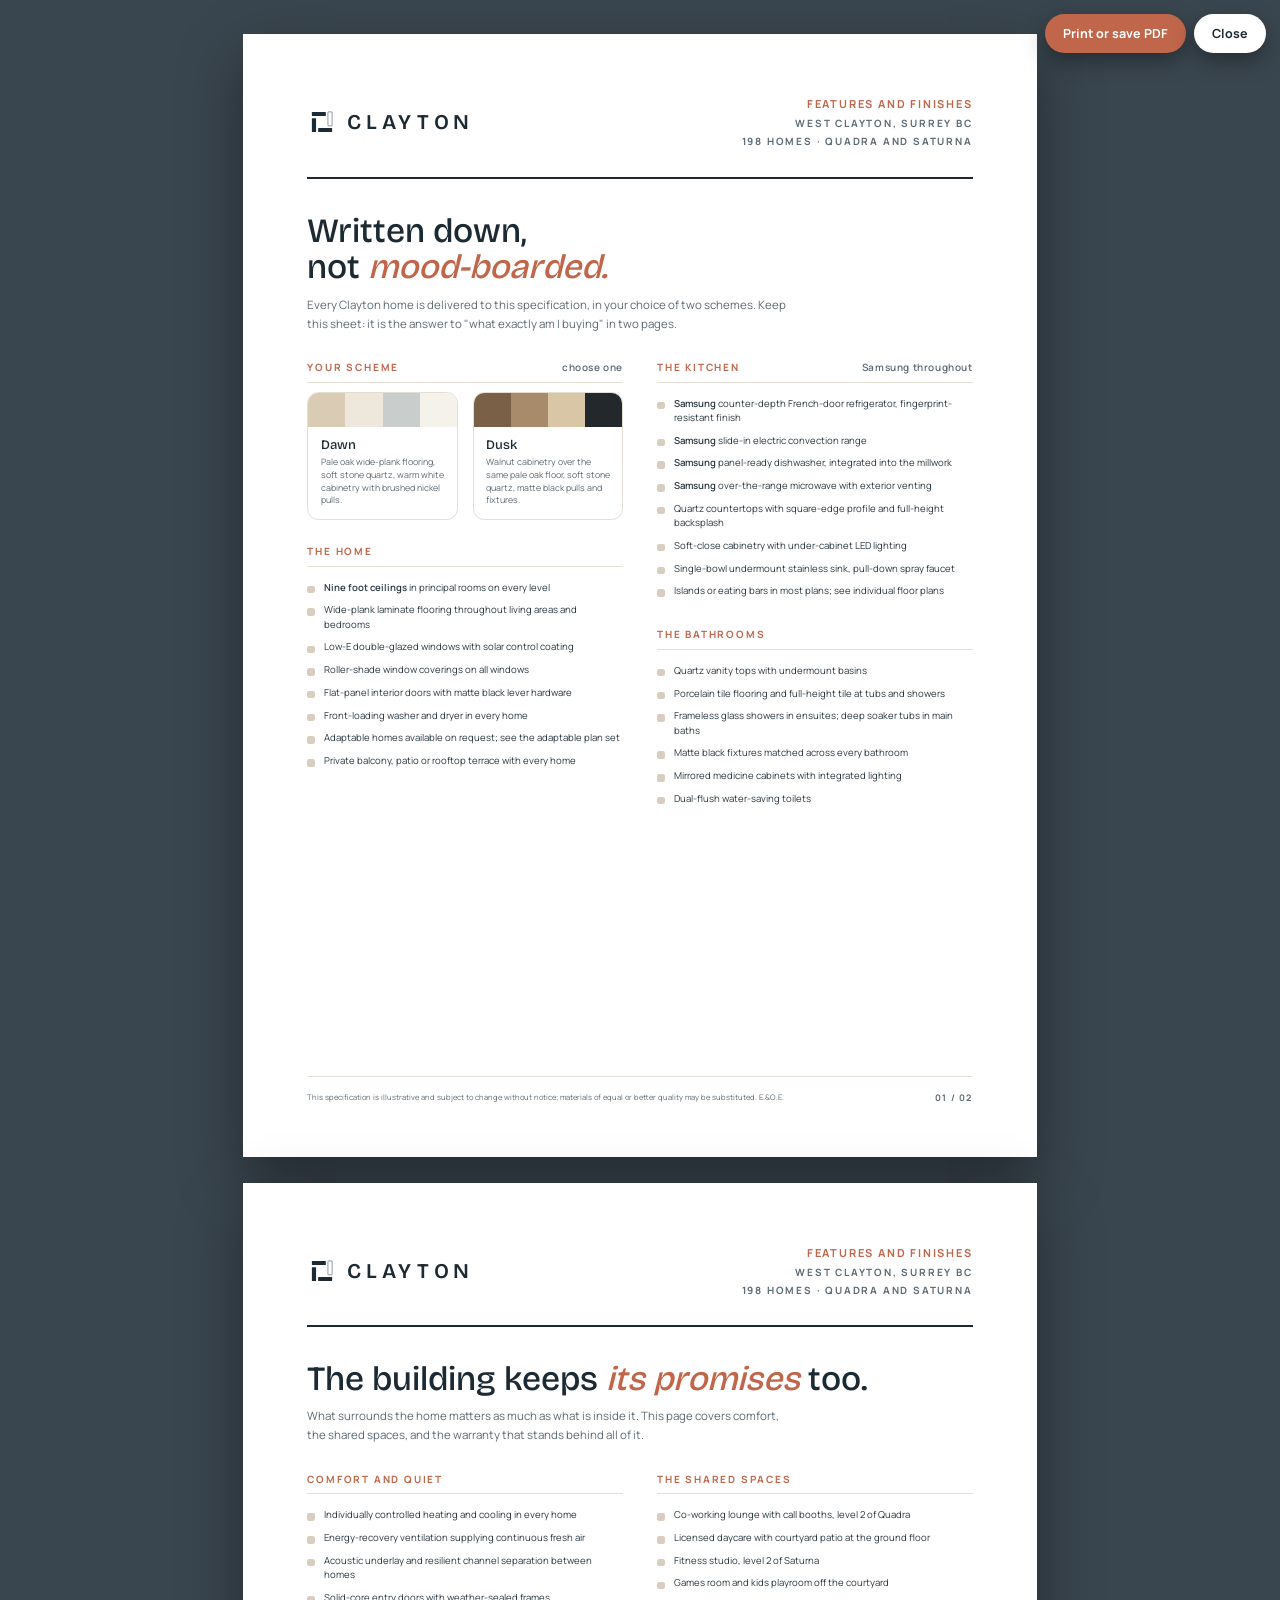
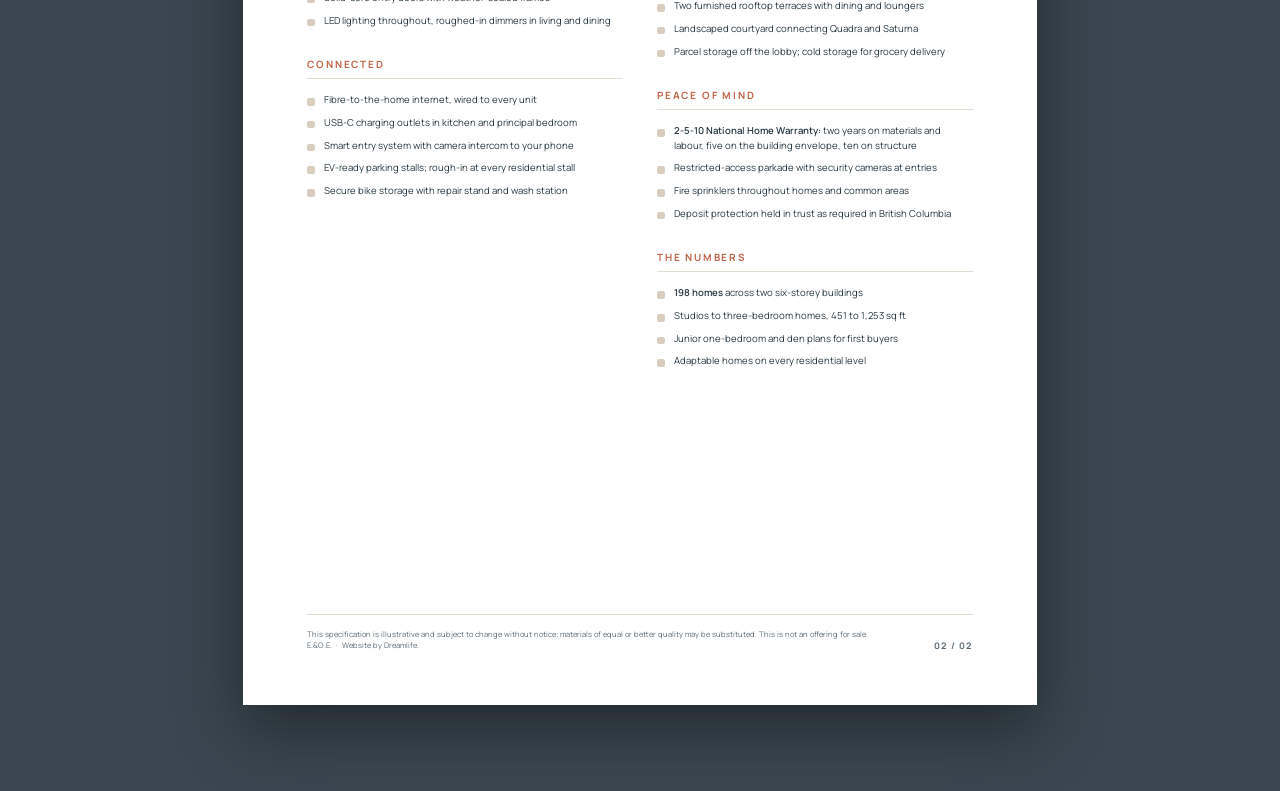
<file: features.html>
<!DOCTYPE html>
<html lang="en">
<head>
<meta charset="utf-8">
<meta name="viewport" content="width=device-width,initial-scale=1">
<title>Features and Finishes | Clayton</title>
<meta name="description" content="The written specification for every Clayton home: schemes, kitchens, bathrooms, comfort and warranty.">

<style>
@font-face{font-family:'Bricolage';font-style:normal;font-weight:200 800;font-stretch:75% 100%;src:url(assets/fonts/bricolage.woff2) format('woff2-variations')}
@font-face{font-family:'Manrope';font-style:normal;font-weight:200 800;src:url(assets/fonts/manrope.woff2) format('woff2-variations')}
@font-face{font-family:'Instrument';font-style:italic;font-weight:400;src:url(assets/fonts/instrument-italic.woff2) format('woff2')}
/* This page is a document, not a webpage: two A4 sheets that print exactly as
   they preview. Everything that is only useful on screen lives in .chrome and
   dies inside @media print. */
:root{
  --ink:#1C2A33; --clay:#C0664A; --sand:#D8CDBE; --paper:#F7F5F1;
  --muted:#5C6B75; --line:#E3DED4;
}
*{box-sizing:border-box;margin:0}
html{-webkit-print-color-adjust:exact;print-color-adjust:exact}
body{background:#3A464F;font-family:'Manrope',sans-serif;color:var(--ink);
     padding:34px 0 60px}

/* on-screen furniture */
.chrome{position:fixed;top:14px;right:14px;z-index:10;display:flex;gap:8px}
.chrome button,.chrome a{border:0;cursor:pointer;font-family:'Manrope',sans-serif;
  font-size:12.5px;font-weight:700;padding:11px 18px;border-radius:999px;
  text-decoration:none;display:inline-flex;align-items:center;gap:7px;
  box-shadow:0 8px 22px rgba(0,0,0,.35)}
.chrome .print{background:var(--clay);color:#fff}
.chrome .close{background:#fff;color:var(--ink)}

/* the sheets */
.sheet{width:210mm;min-height:297mm;background:#fff;margin:0 auto 26px;
       padding:16mm 17mm 14mm;position:relative;box-shadow:0 24px 60px rgba(0,0,0,.4);
       display:flex;flex-direction:column}
/* phones are narrower than A4: scale the sheet down instead of reflowing it,
   so the printed document and the pocket preview are the same document */
@media(max-width:820px){
  body{padding:16px 0 40px}
  /* the sheet is wider than the phone: pin it to its true A4 width, center it
     with a translate, then scale, so neither edge is ever cut off */
  .zoom{width:210mm;position:relative;left:50%;transform-origin:top center;
        transform:translateX(-50%) scale(calc(100vw / 226mm))}
  .zoom .sheet{margin:0}
  .zoomwrap{height:calc(297mm * (100vw / 226mm) + 20px);overflow:hidden}
}

.masth{display:flex;align-items:center;justify-content:space-between;
       border-bottom:2.5px solid var(--ink);padding-bottom:7mm}
.brand{display:flex;align-items:center;gap:10px;font-family:'Bricolage',sans-serif;
       font-weight:600;font-size:21px;letter-spacing:.22em}
.brand svg{width:30px;height:30px}
.masth .doc{text-align:right;font-size:10px;font-weight:700;letter-spacing:.18em;
            text-transform:uppercase;color:var(--muted);line-height:1.8}
.masth .doc b{display:block;color:var(--clay);font-size:11px}

h1{font-family:'Bricolage',sans-serif;font-weight:500;font-size:34px;line-height:1.08;
   margin:9mm 0 2.5mm}
h1 i{font-style:italic;color:var(--clay)}
.intro{font-size:11.5px;line-height:1.65;color:var(--muted);max-width:70ch;margin-bottom:7mm}

.cols{columns:2;column-gap:9mm;flex:1}
.blk{break-inside:avoid;margin-bottom:6.5mm}
.blk h2{font-size:10px;font-weight:700;letter-spacing:.18em;text-transform:uppercase;
        color:var(--clay);border-bottom:1px solid var(--line);padding-bottom:2mm;
        margin-bottom:2.6mm;display:flex;align-items:baseline;justify-content:space-between}
.blk h2 span{color:var(--muted);letter-spacing:.06em;font-weight:600;text-transform:none}
.blk ul{list-style:none;padding:0}
.blk li{font-size:9.6px;line-height:1.5;padding:1.1mm 0 1.1mm 4.5mm;position:relative;
        color:#2A3942}
.blk li::before{content:"";position:absolute;left:0;top:2.45mm;width:2mm;height:2mm;
                border-radius:.6mm;background:var(--sand)}
.blk li b{font-weight:600}

/* the two schemes side by side */
.schemes{display:grid;grid-template-columns:1fr 1fr;gap:4mm;margin-bottom:2mm}
.scheme{border:1px solid var(--line);border-radius:3mm;overflow:hidden}
.scheme .swatches{display:flex;height:9mm}
.scheme .swatches i{flex:1}
.scheme .nm{padding:2.6mm 3.2mm 3mm}
.scheme .nm b{font-family:'Bricolage',sans-serif;font-weight:500;font-size:13px;display:block}
.scheme .nm span{font-size:8.8px;color:var(--muted);line-height:1.45;display:block;margin-top:.8mm}

.foot{border-top:1px solid var(--line);padding-top:3.5mm;margin-top:5mm;
      display:flex;justify-content:space-between;gap:8mm;align-items:flex-end}
.foot p{font-size:7.6px;line-height:1.55;color:var(--muted);max-width:150mm}
.foot .pg{font-size:9px;font-weight:700;letter-spacing:.14em;color:var(--muted);white-space:nowrap}

@media print{
  @page{size:A4;margin:0}
  body{background:#fff;padding:0}
  .chrome{display:none}
  .sheet{box-shadow:none;margin:0;width:auto}
  .sheet+ .zoomwrap .sheet, .zoomwrap+.zoomwrap .sheet{page-break-before:always}
  .zoomwrap{height:auto;overflow:visible}
  .zoom{transform:none}
  .zoomwrap:first-of-type{page-break-after:always}
}
</style>
</head>
<body>

<div class="chrome">
  <button class="print" type="button" onclick="window.print()">Print or save PDF</button>
  <a class="close" href="interiors.html" id="closeBtn">Close</a>
</div>

<div class="zoomwrap"><div class="zoom">
<section class="sheet">
  <div class="masth">
    <div class="brand">
      <svg viewBox="0 0 86 86" fill="#1C2A33" aria-hidden="true"><g transform="rotate(180 43 43)">
        <rect x="14" y="14" width="40" height="12" rx="1.5"/>
        <rect x="60" y="14" width="12" height="40" rx="1.5"/>
        <rect x="32" y="60" width="40" height="12" rx="1.5"/>
        <rect x="14" y="32" width="12" height="40" rx="1.5"
              fill="none" stroke="#1C2A33" stroke-width="2.4" opacity=".55"/></g>
      </svg>
      CLAYTON
    </div>
    <div class="doc"><b>Features and Finishes</b>West Clayton, Surrey BC<br>198 homes &#183; Quadra and Saturna</div>
  </div>

  <h1>Written down,<br>not <i>mood-boarded.</i></h1>
  <p class="intro">Every Clayton home is delivered to this specification, in your choice of two
     schemes. Keep this sheet: it is the answer to "what exactly am I buying" in two pages.</p>

  <div class="cols">
    <div class="blk">
      <h2>Your scheme <span>choose one</span></h2>
      <div class="schemes">
        <div class="scheme">
          <div class="swatches">
            <i style="background:#D9CBB4"></i><i style="background:#EDE7DC"></i>
            <i style="background:#C9CDCB"></i><i style="background:#F5F2EC"></i>
          </div>
          <div class="nm"><b>Dawn</b><span>Pale oak wide-plank flooring, soft stone quartz,
            warm white cabinetry with brushed nickel pulls.</span></div>
        </div>
        <div class="scheme">
          <div class="swatches">
            <i style="background:#7A6047"></i><i style="background:#A88B6B"></i>
            <i style="background:#D9C6A6"></i><i style="background:#23282C"></i>
          </div>
          <div class="nm"><b>Dusk</b><span>Walnut cabinetry over the same pale oak floor,
            soft stone quartz, matte black pulls and fixtures.</span></div>
        </div>
      </div>
    </div>

    <div class="blk">
      <h2>The home</h2>
      <ul>
        <li><b>Nine foot ceilings</b> in principal rooms on every level</li>
        <li>Wide-plank laminate flooring throughout living areas and bedrooms</li>
        <li>Low-E double-glazed windows with solar control coating</li>
        <li>Roller-shade window coverings on all windows</li>
        <li>Flat-panel interior doors with matte black lever hardware</li>
        <li>Front-loading washer and dryer in every home</li>
        <li>Adaptable homes available on request; see the adaptable plan set</li>
        <li>Private balcony, patio or rooftop terrace with every home</li>
      </ul>
    </div>

    <div class="blk">
      <h2>The kitchen <span>Samsung throughout</span></h2>
      <ul>
        <li><b>Samsung</b> counter-depth French-door refrigerator, fingerprint-resistant finish</li>
        <li><b>Samsung</b> slide-in electric convection range</li>
        <li><b>Samsung</b> panel-ready dishwasher, integrated into the millwork</li>
        <li><b>Samsung</b> over-the-range microwave with exterior venting</li>
        <li>Quartz countertops with square-edge profile and full-height backsplash</li>
        <li>Soft-close cabinetry with under-cabinet LED lighting</li>
        <li>Single-bowl undermount stainless sink, pull-down spray faucet</li>
        <li>Islands or eating bars in most plans; see individual floor plans</li>
      </ul>
    </div>

    <div class="blk">
      <h2>The bathrooms</h2>
      <ul>
        <li>Quartz vanity tops with undermount basins</li>
        <li>Porcelain tile flooring and full-height tile at tubs and showers</li>
        <li>Frameless glass showers in ensuites; deep soaker tubs in main baths</li>
        <li>Matte black fixtures matched across every bathroom</li>
        <li>Mirrored medicine cabinets with integrated lighting</li>
        <li>Dual-flush water-saving toilets</li>
      </ul>
    </div>
  </div>

  <div class="foot">
    <p>This specification is illustrative and subject to
       change without notice; materials of equal or better quality may be substituted.
       E.&amp;O.E.</p>
    <div class="pg">01 / 02</div>
  </div>
</section>
</div></div>

<div class="zoomwrap"><div class="zoom">
<section class="sheet">
  <div class="masth">
    <div class="brand">
      <svg viewBox="0 0 86 86" fill="#1C2A33" aria-hidden="true"><g transform="rotate(180 43 43)">
        <rect x="14" y="14" width="40" height="12" rx="1.5"/>
        <rect x="60" y="14" width="12" height="40" rx="1.5"/>
        <rect x="32" y="60" width="40" height="12" rx="1.5"/>
        <rect x="14" y="32" width="12" height="40" rx="1.5"
              fill="none" stroke="#1C2A33" stroke-width="2.4" opacity=".55"/></g>
      </svg>
      CLAYTON
    </div>
    <div class="doc"><b>Features and Finishes</b>West Clayton, Surrey BC<br>198 homes &#183; Quadra and Saturna</div>
  </div>

  <h1>The building keeps <i>its promises</i> too.</h1>
  <p class="intro">What surrounds the home matters as much as what is inside it. This page covers
     comfort, the shared spaces, and the warranty that stands behind all of it.</p>

  <div class="cols">
    <div class="blk">
      <h2>Comfort and quiet</h2>
      <ul>
        <li>Individually controlled heating and cooling in every home</li>
        <li>Energy-recovery ventilation supplying continuous fresh air</li>
        <li>Acoustic underlay and resilient channel separation between homes</li>
        <li>Solid-core entry doors with weather-sealed frames</li>
        <li>LED lighting throughout, roughed-in dimmers in living and dining</li>
      </ul>
    </div>

    <div class="blk">
      <h2>Connected</h2>
      <ul>
        <li>Fibre-to-the-home internet, wired to every unit</li>
        <li>USB-C charging outlets in kitchen and principal bedroom</li>
        <li>Smart entry system with camera intercom to your phone</li>
        <li>EV-ready parking stalls; rough-in at every residential stall</li>
        <li>Secure bike storage with repair stand and wash station</li>
      </ul>
    </div>

    <div class="blk">
      <h2>The shared spaces</h2>
      <ul>
        <li>Co-working lounge with call booths, level 2 of Quadra</li>
        <li>Licensed daycare with courtyard patio at the ground floor</li>
        <li>Fitness studio, level 2 of Saturna</li>
        <li>Games room and kids playroom off the courtyard</li>
        <li>Two furnished rooftop terraces with dining and loungers</li>
        <li>Landscaped courtyard connecting Quadra and Saturna</li>
        <li>Parcel storage off the lobby; cold storage for grocery delivery</li>
      </ul>
    </div>

    <div class="blk">
      <h2>Peace of mind</h2>
      <ul>
        <li><b>2-5-10 National Home Warranty:</b> two years on materials and labour,
            five on the building envelope, ten on structure</li>
        <li>Restricted-access parkade with security cameras at entries</li>
        <li>Fire sprinklers throughout homes and common areas</li>
        <li>Deposit protection held in trust as required in British Columbia</li>
      </ul>
    </div>

    <div class="blk">
      <h2>The numbers</h2>
      <ul>
        <li><b>198 homes</b> across two six-storey buildings</li>
        <li>Studios to three-bedroom homes, 451 to 1,253 sq ft</li>
        <li>Junior one-bedroom and den plans for first buyers</li>
        <li>Adaptable homes on every residential level</li>
      </ul>
    </div>
  </div>

  <div class="foot">
    <p>This specification is illustrative and subject to
       change without notice; materials of equal or better quality may be substituted. This is
       not an offering for sale. E.&amp;O.E. &nbsp;&#183;&nbsp; Website by Dreamlife.</p>
    <div class="pg">02 / 02</div>
  </div>
</section>
</div></div>

<script>
/* ?print=1 opens the print dialog on arrival: the Save as PDF button on the
   Interiors page lands here */
if (/[?&]print=1/.test(location.search)) addEventListener("load", () => setTimeout(() => window.print(), 600));
/* The sheet opens in its own tab from most pages: if there is a tab to close,
   the Close control closes it, and only falls back to walking home when the
   browser refuses (a tab the user opened directly cannot be scripted shut). */
document.getElementById("closeBtn").addEventListener("click", e => {
  if (window.opener || history.length <= 1) {
    e.preventDefault();
    window.close();
    setTimeout(() => { location.href = "interiors.html"; }, 250);
  }
});
</script>
</body>
</html>
</file>
